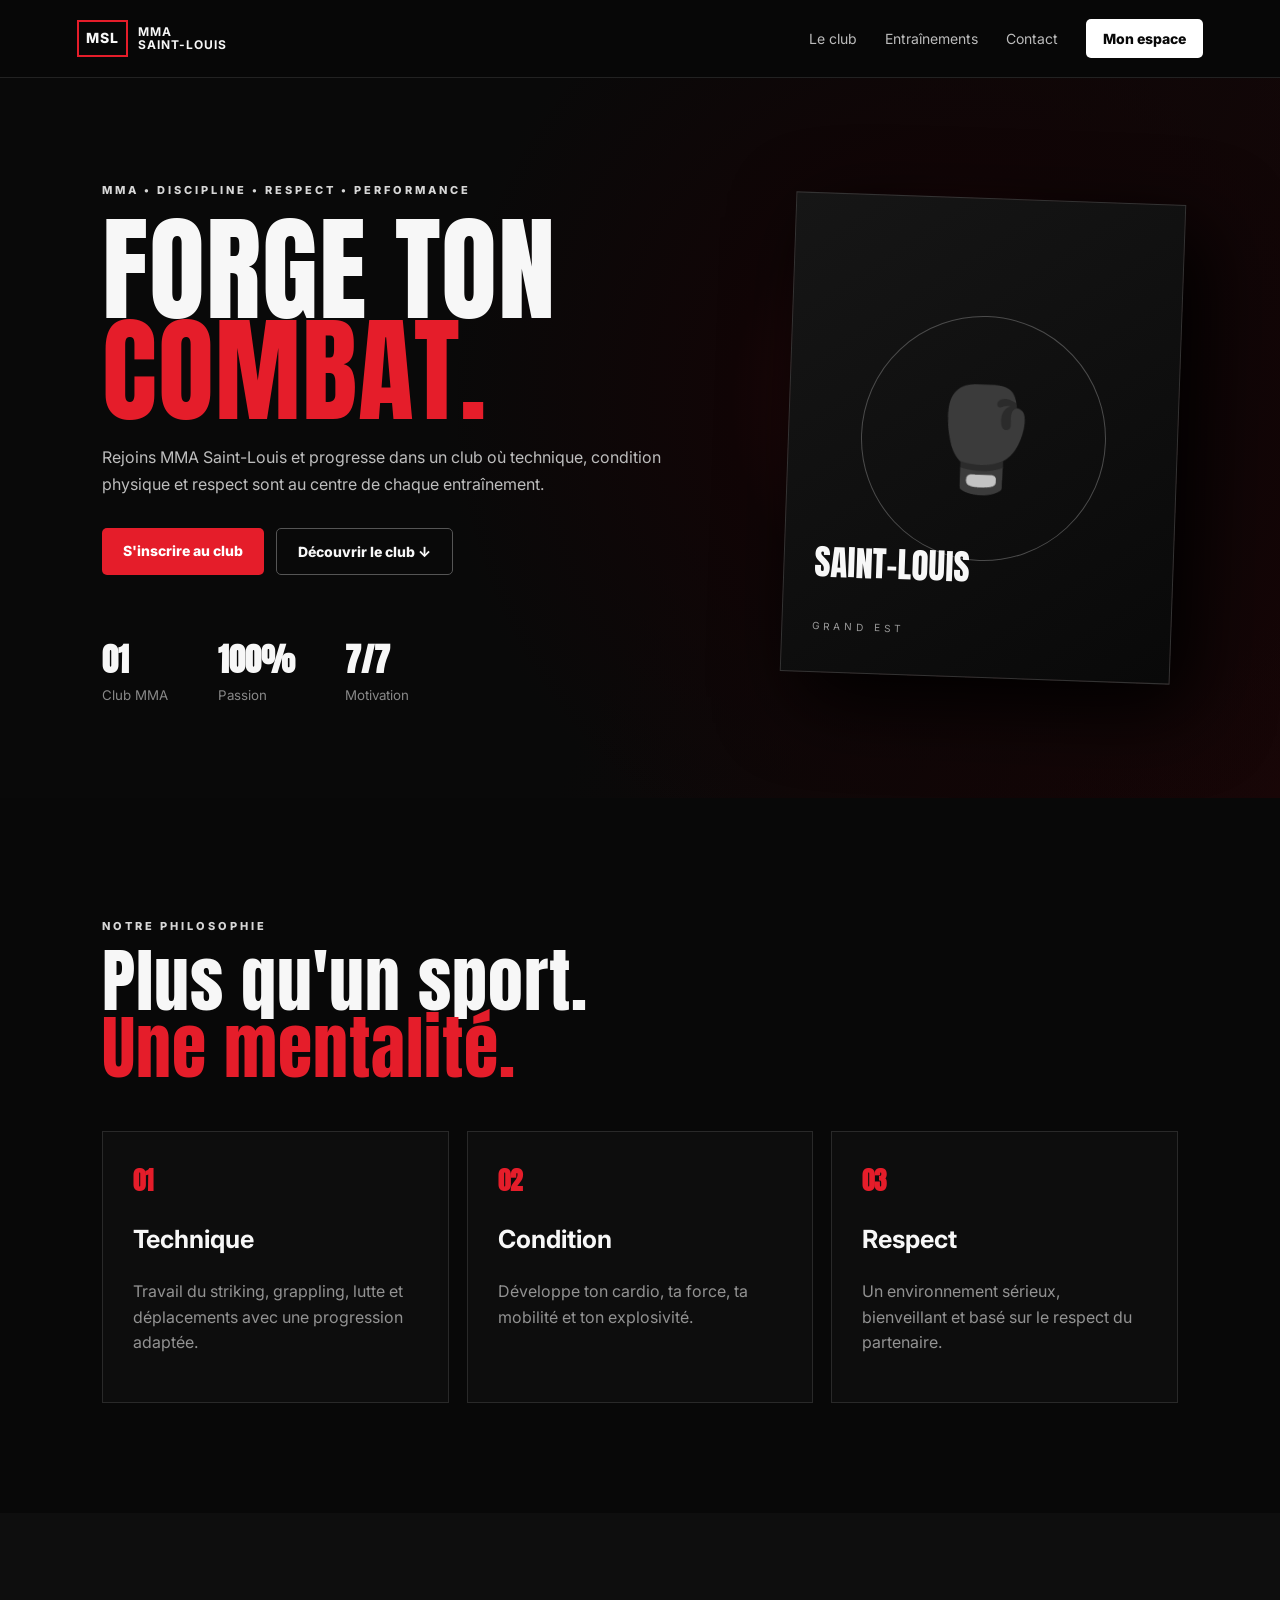
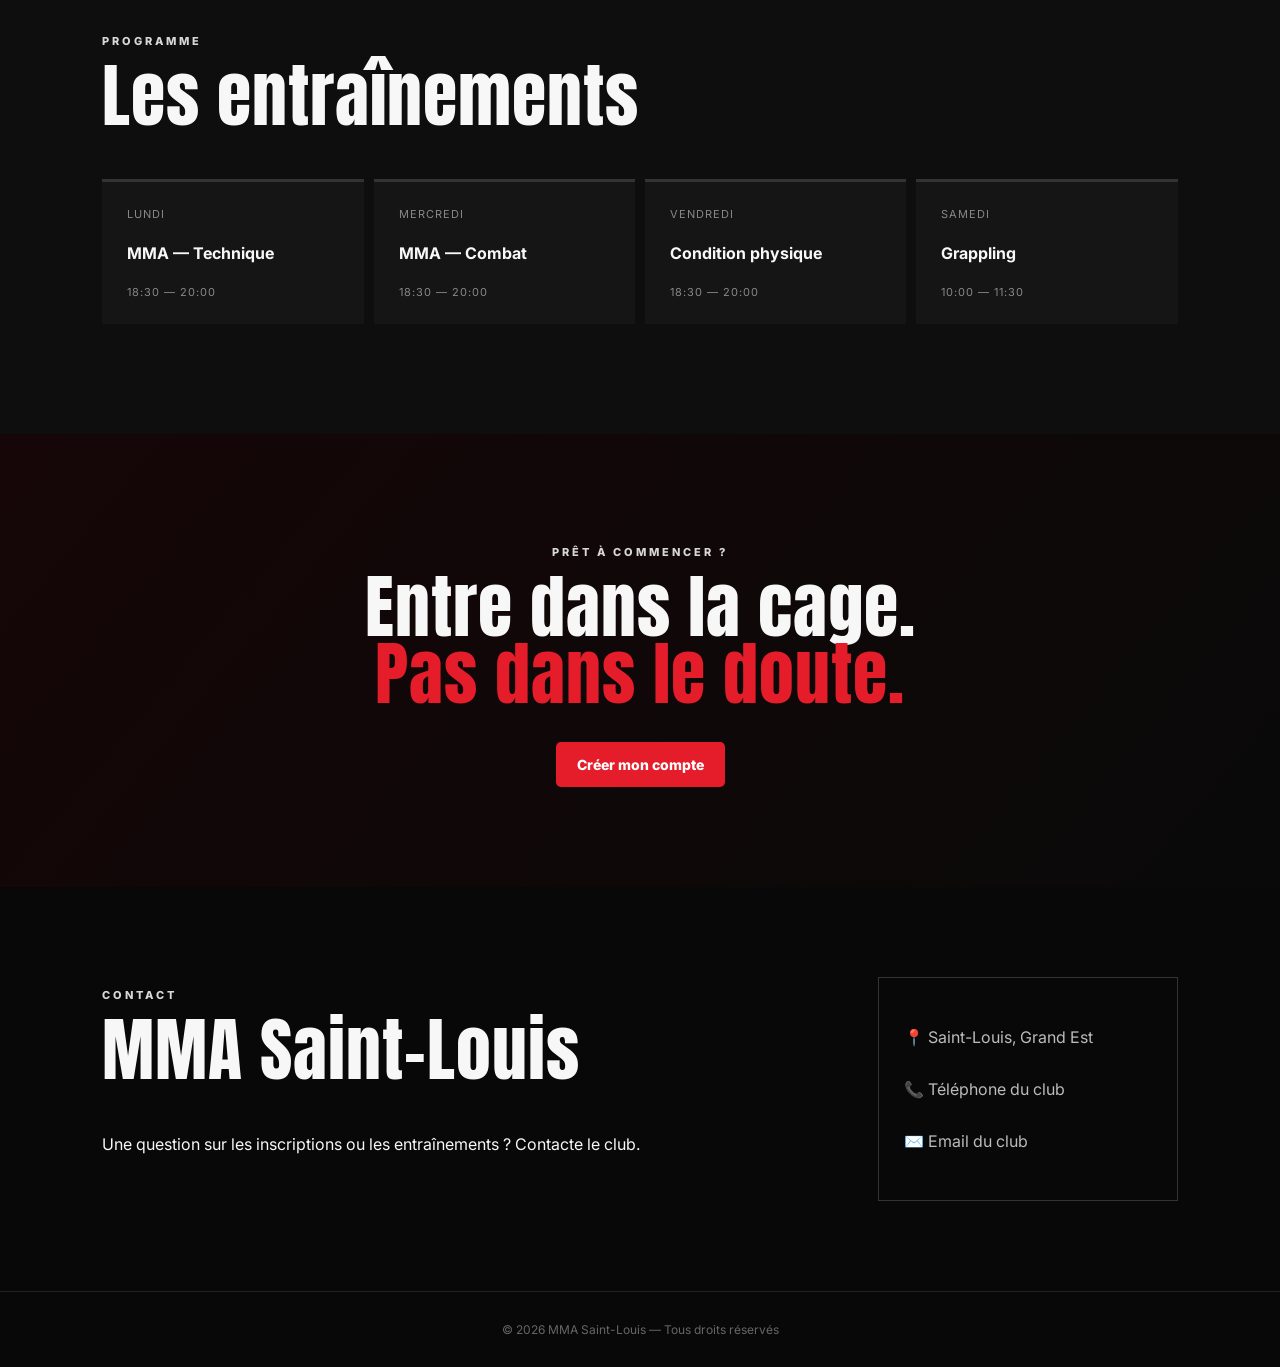
<file: index.html>
<!DOCTYPE html>
<html lang="fr">
<head>
<meta charset="UTF-8"><meta name="viewport" content="width=device-width,initial-scale=1">
<title>MMA Saint-Louis — Club MMA</title>
<link rel="stylesheet" href="style.css">
</head>
<body>
<header class="top">
  <a class="brand" href="index.html"><span>MSL</span><b>MMA<br>SAINT-LOUIS</b></a>
  <button class="menu" onclick="toggleMenu()">☰</button>
  <nav id="nav"><a href="#club">Le club</a><a href="#training">Entraînements</a><a href="#contact">Contact</a><a class="navbtn" href="auth.html">Mon espace</a></nav>
</header>
<main>
<section class="hero">
  <div class="hero-content">
    <p class="eyebrow">MMA • DISCIPLINE • RESPECT • PERFORMANCE</p>
    <h1>FORGE TON<br><em>COMBAT.</em></h1>
    <p class="lead">Rejoins MMA Saint-Louis et progresse dans un club où technique, condition physique et respect sont au centre de chaque entraînement.</p>
    <div class="actions"><a class="btn red" href="register.html">S'inscrire au club</a><a class="btn ghost" href="#club">Découvrir le club ↓</a></div>
    <div class="stats"><div><strong>01</strong><small>Club MMA</small></div><div><strong>100%</strong><small>Passion</small></div><div><strong>7/7</strong><small>Motivation</small></div></div>
  </div>
  <div class="fighter-card"><div class="circle">🥊</div><div class="fight-label">SAINT-LOUIS<br><span>GRAND EST</span></div></div>
</section>
<section id="club" class="section">
  <p class="eyebrow">NOTRE PHILOSOPHIE</p><h2>Plus qu'un sport.<br><span>Une mentalité.</span></h2>
  <div class="grid3"><article><b>01</b><h3>Technique</h3><p>Travail du striking, grappling, lutte et déplacements avec une progression adaptée.</p></article><article><b>02</b><h3>Condition</h3><p>Développe ton cardio, ta force, ta mobilité et ton explosivité.</p></article><article><b>03</b><h3>Respect</h3><p>Un environnement sérieux, bienveillant et basé sur le respect du partenaire.</p></article></div>
</section>
<section id="training" class="section dark"><p class="eyebrow">PROGRAMME</p><h2>Les entraînements</h2>
<div class="schedule"><div><span>LUNDI</span><b>MMA — Technique</b><small>18:30 — 20:00</small></div><div><span>MERCREDI</span><b>MMA — Combat</b><small>18:30 — 20:00</small></div><div><span>VENDREDI</span><b>Condition physique</b><small>18:30 — 20:00</small></div><div><span>SAMEDI</span><b>Grappling</b><small>10:00 — 11:30</small></div></div>
</section>
<section class="cta"><p class="eyebrow">PRÊT À COMMENCER ?</p><h2>Entre dans la cage.<br><span>Pas dans le doute.</span></h2><a class="btn red" href="register.html">Créer mon compte</a></section>
<section id="contact" class="contact"><div><p class="eyebrow">CONTACT</p><h2>MMA Saint-Louis</h2><p>Une question sur les inscriptions ou les entraînements ? Contacte le club.</p></div><div class="contactbox"><p>📍 Saint-Louis, Grand Est</p><p>📞 Téléphone du club</p><p>✉️ Email du club</p></div></section>
</main>
<footer>© 2026 MMA Saint-Louis — Tous droits réservés</footer>
<script src="app.js"></script>
</body></html>
</file>
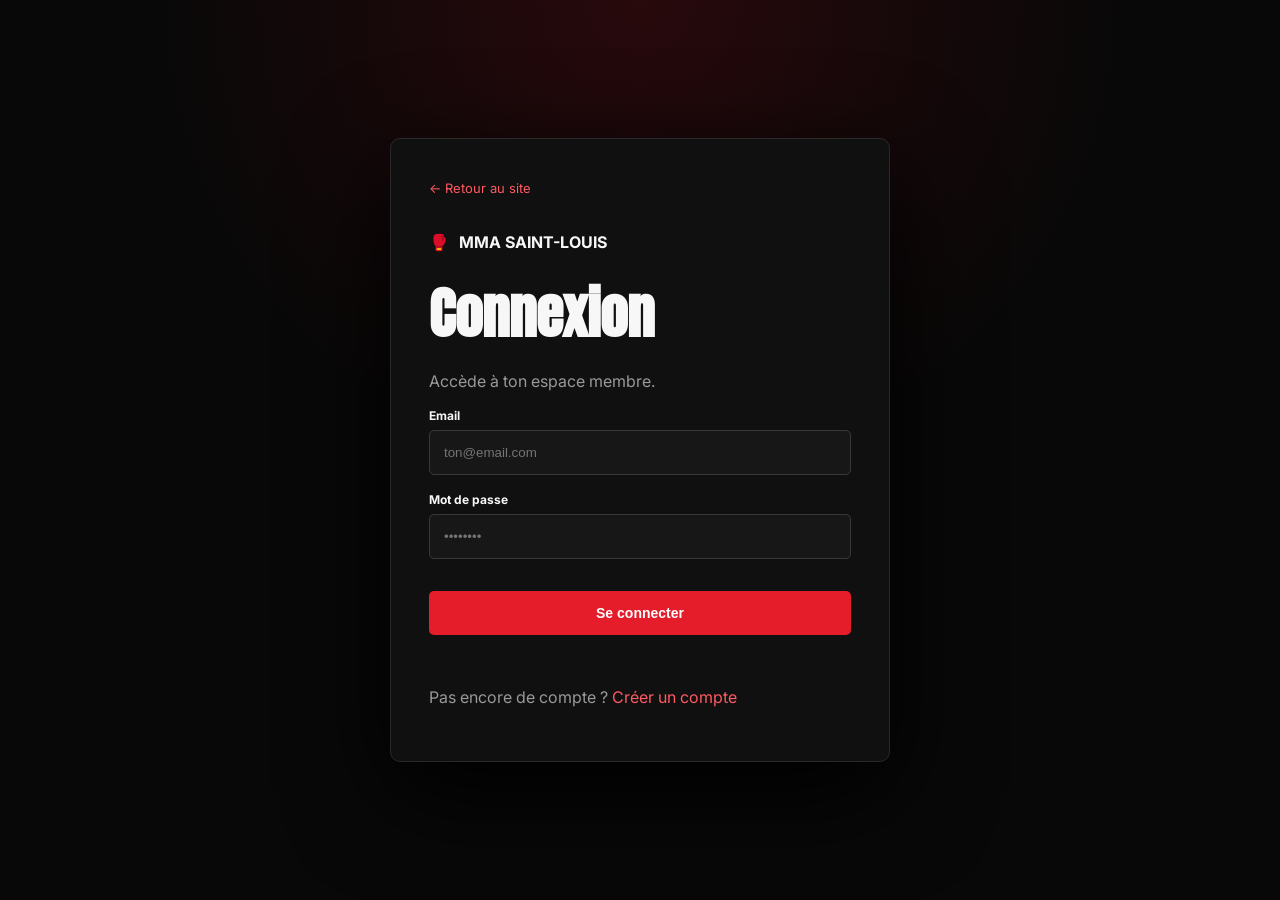
<file: auth.html>
<!DOCTYPE html><html lang="fr"><head><meta charset="UTF-8"><meta name="viewport" content="width=device-width,initial-scale=1"><title>Connexion — MMA Saint-Louis</title><link rel="stylesheet" href="style.css"></head><body class="authbody">
<div class="auth"><a class="back" href="index.html">← Retour au site</a><div class="authlogo">🥊 <b>MMA SAINT-LOUIS</b></div><h1>Connexion</h1><p>Accède à ton espace membre.</p>
<form id="loginForm"><label>Email<input id="email" type="email" required placeholder="ton@email.com"></label><label>Mot de passe<input id="password" type="password" required placeholder="••••••••"></label><button class="btn red" type="submit">Se connecter</button></form><p id="msg" class="msg"></p><p>Pas encore de compte ? <a href="register.html">Créer un compte</a></p></div><script src="app.js"></script></body></html>
</file>
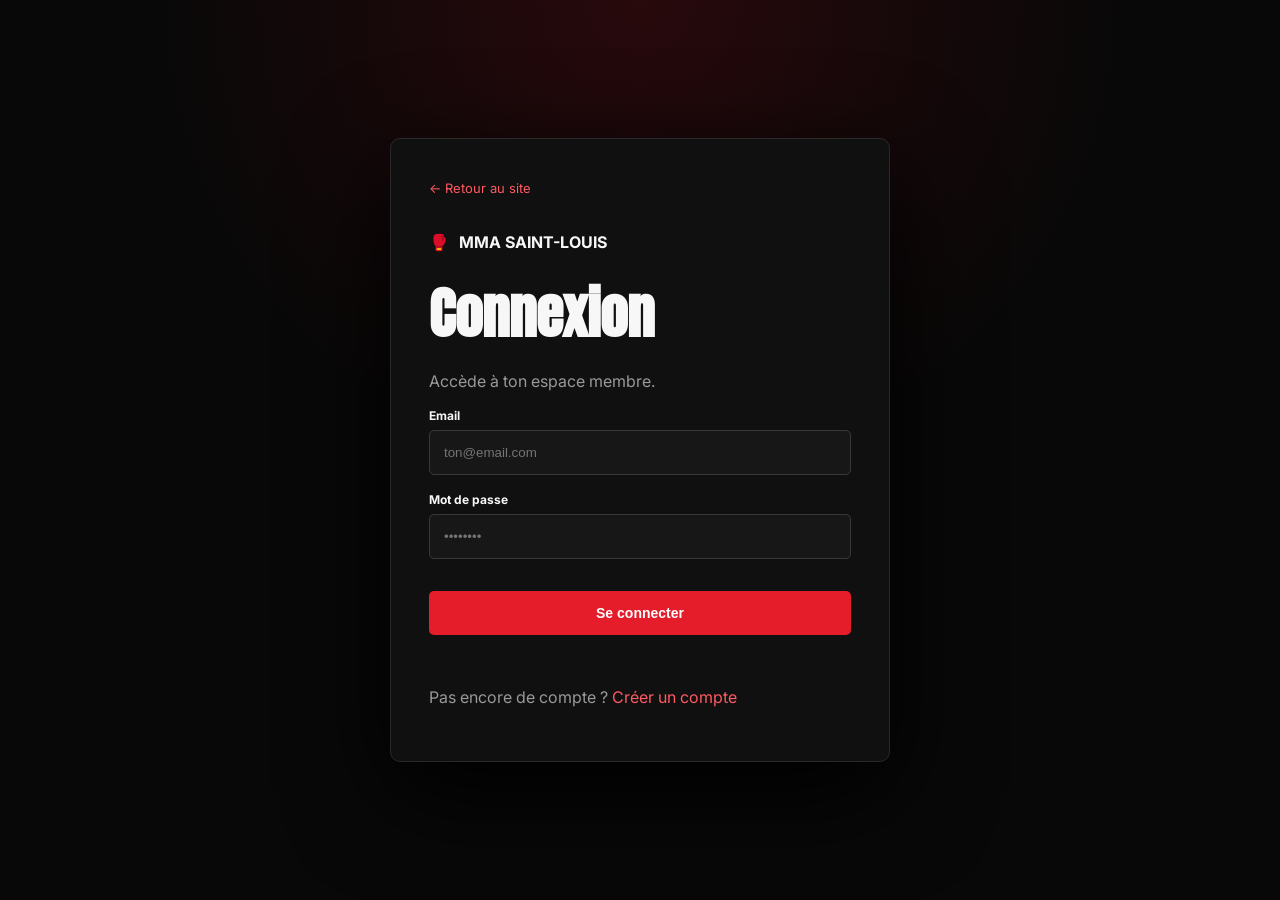
<file: dashboard.html>
<!DOCTYPE html><html lang="fr"><head><meta charset="UTF-8"><meta name="viewport" content="width=device-width,initial-scale=1"><title>Mon espace — MMA Saint-Louis</title><link rel="stylesheet" href="style.css"></head><body class="dashbody">
<header class="top"><a class="brand" href="index.html"><span>MSL</span><b>MMA<br>SAINT-LOUIS</b></a><button class="menu" onclick="toggleMenu()">☰</button><nav id="nav"><a href="index.html">Accueil</a><a href="index.html#training">Entraînements</a><button class="navlink" onclick="logout()">Déconnexion</button></nav></header>
<main class="dashboard"><div class="dashhead"><div><p class="eyebrow">ESPACE MEMBRE</p><h1>Bienvenue, <span id="hello">combattant</span> 👊</h1><p>Gère tes informations et ton dossier club.</p></div><div class="memberbadge">MEMBRE</div></div>
<div class="dashgrid"><section class="panel profilepanel"><h2>Mon profil</h2><img id="avatar" class="avatar" alt="Photo"><div id="info"></div></section>
<section class="panel"><h2>Mon dossier</h2><div class="doc"><span>📄</span><div><b>Certificat médical</b><small id="medical">Document enregistré</small></div><i>✓</i></div><div class="notice">🔒 Tes documents sont personnels. Dans la version en ligne, ils doivent être stockés dans un espace sécurisé avec des règles d'accès.</div></section>
<section class="panel widepanel"><h2>Prochains entraînements</h2><div class="miniSchedule"><div><b>LUN</b><span>MMA — Technique</span><small>18:30</small></div><div><b>MER</b><span>MMA — Combat</span><small>18:30</small></div><div><b>VEN</b><span>Condition physique</span><small>18:30</small></div></div></section></div></main><script src="app.js"></script></body></html>
</file>
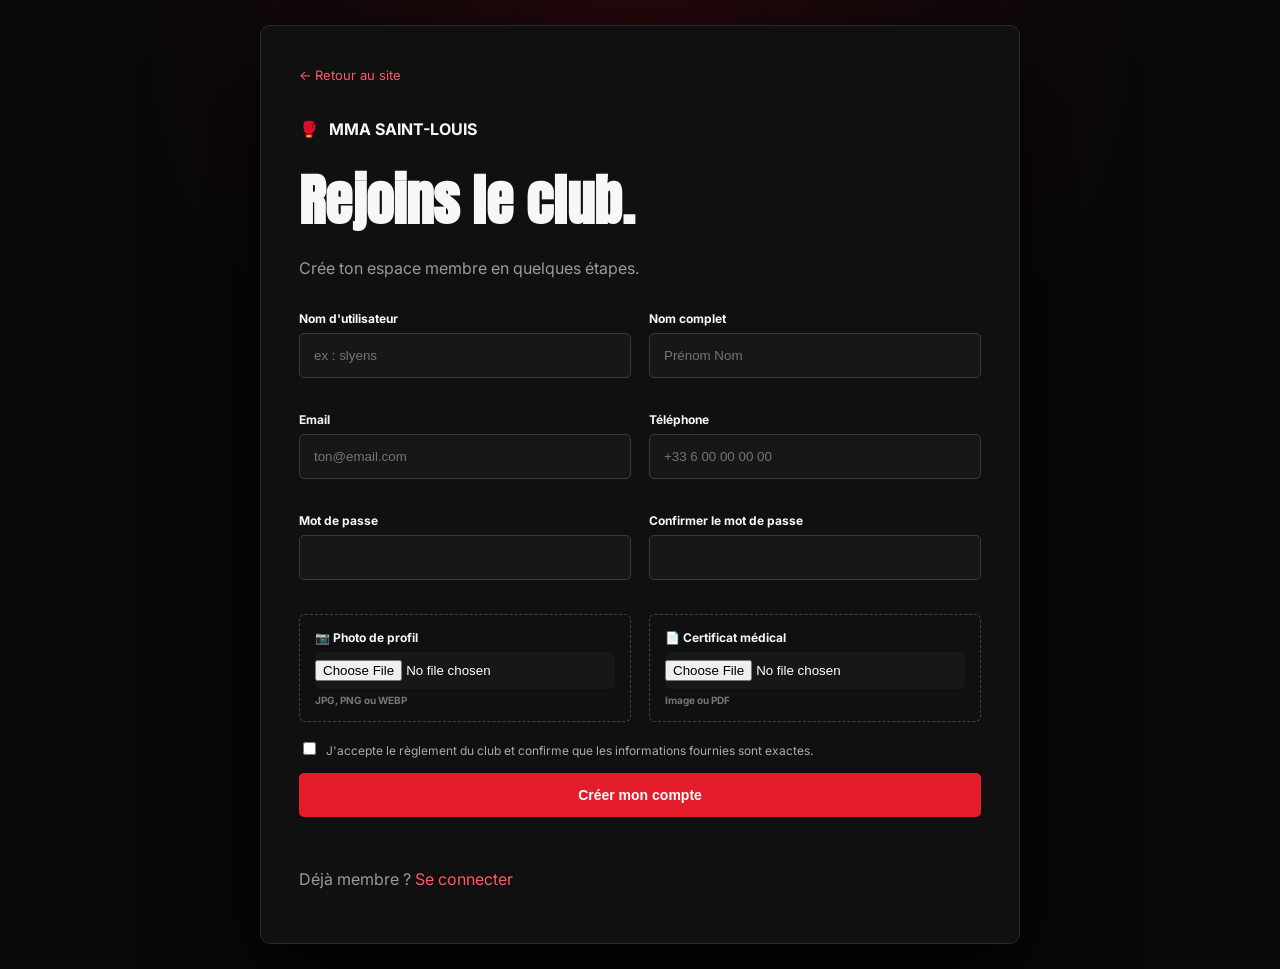
<file: register.html>
<!DOCTYPE html><html lang="fr"><head><meta charset="UTF-8"><meta name="viewport" content="width=device-width,initial-scale=1"><title>Inscription — MMA Saint-Louis</title><link rel="stylesheet" href="style.css"></head><body class="authbody">
<div class="auth wide"><a class="back" href="index.html">← Retour au site</a><div class="authlogo">🥊 <b>MMA SAINT-LOUIS</b></div><h1>Rejoins le club.</h1><p>Crée ton espace membre en quelques étapes.</p>
<form id="registerForm" class="formgrid">
<label>Nom d'utilisateur<input id="username" required placeholder="ex : slyens"></label>
<label>Nom complet<input id="name" required placeholder="Prénom Nom"></label>
<label>Email<input id="email" type="email" required placeholder="ton@email.com"></label>
<label>Téléphone<input id="phone" type="tel" required placeholder="+33 6 00 00 00 00"></label>
<label>Mot de passe<input id="password" type="password" minlength="8" required></label>
<label>Confirmer le mot de passe<input id="confirm" type="password" minlength="8" required></label>
<label class="file">📷 Photo de profil<input id="avatar" type="file" accept="image/*" required><small>JPG, PNG ou WEBP</small></label>
<label class="file">📄 Certificat médical<input id="medical" type="file" accept="image/*,.pdf" required><small>Image ou PDF</small></label>
<div class="check"><input id="terms" type="checkbox" required> J'accepte le règlement du club et confirme que les informations fournies sont exactes.</div>
<button class="btn red full" type="submit">Créer mon compte</button></form><p id="msg" class="msg"></p><p>Déjà membre ? <a href="auth.html">Se connecter</a></p></div><script src="app.js"></script></body></html>
</file>
<file: style.css>
@import url('https://fonts.googleapis.com/css2?family=Anton&family=Inter:wght@400;500;600;700;800&display=swap');
:root{--red:#e51d2a;--bg:#080808;--panel:#111;--line:#292929;--muted:#9b9b9b;--white:#f7f7f7}*{box-sizing:border-box}html{scroll-behavior:smooth}body{margin:0;background:var(--bg);color:var(--white);font-family:Inter,Arial,sans-serif}a{color:inherit;text-decoration:none}.top{height:78px;display:flex;align-items:center;justify-content:space-between;padding:0 6%;border-bottom:1px solid #222;background:#080808ee;position:sticky;top:0;z-index:5;backdrop-filter:blur(12px)}.brand{display:flex;align-items:center;gap:10px;font-size:12px;line-height:1.05;letter-spacing:1px}.brand span{font-weight:800;font-size:14px;border:2px solid var(--red);padding:9px 7px}.brand b{font-size:12px}.top nav{display:flex;gap:28px;align-items:center;color:#bbb;font-size:14px}.top nav a:hover{color:#fff}.navbtn{background:#fff;color:#080808!important;padding:11px 17px;border-radius:5px;font-weight:800}.menu{display:none;background:none;border:0;color:white;font-size:26px}.hero{min-height:720px;padding:90px 8%;display:flex;align-items:center;justify-content:space-between;gap:40px;background:radial-gradient(circle at 75% 45%,#3a0b0e 0,#110506 22%,transparent 50%),linear-gradient(115deg,#090909 55%,#190607);overflow:hidden}.hero-content{max-width:690px}.eyebrow{font-size:11px;letter-spacing:3px;color:#d7d7d7;font-weight:800}.hero h1,h2{font-family:Anton,Impact,sans-serif;letter-spacing:1px;font-weight:400}.hero h1{font-size:clamp(68px,9vw,125px);line-height:.88;margin:22px 0}.hero h1 em{font-style:normal;color:var(--red)}.lead{max-width:600px;color:#bdbdbd;line-height:1.7;font-size:16px}.actions{display:flex;gap:12px;margin-top:30px}.btn{display:inline-block;border:0;border-radius:5px;padding:14px 21px;font-weight:800;cursor:pointer;text-align:center;font-size:14px}.red{background:var(--red);color:#fff}.ghost{border:1px solid #555;background:transparent}.stats{display:flex;gap:50px;margin-top:60px}.stats strong{display:block;font-family:Anton;font-size:32px}.stats small{color:#888}.fighter-card{width:390px;height:480px;border:1px solid #333;background:linear-gradient(145deg,#161616,#090909);display:flex;align-items:center;justify-content:center;position:relative;transform:rotate(2deg);box-shadow:20px 25px 80px #000}.circle{width:245px;height:245px;border:1px solid #4b4b4b;border-radius:50%;display:grid;place-items:center;font-size:100px;filter:grayscale(1)}.fight-label{position:absolute;bottom:30px;left:30px;font-family:Anton;font-size:35px}.fight-label span{font-family:Inter;font-size:10px;letter-spacing:4px;color:#999}.section{padding:110px 8%}.section h2,.cta h2,.contact h2{font-size:70px;line-height:.95;margin:15px 0 50px}.section h2 span,.cta h2 span{color:var(--red)}.grid3{display:grid;grid-template-columns:repeat(3,1fr);gap:18px}.grid3 article{border:1px solid var(--line);padding:30px;min-height:240px;background:#0d0d0d}.grid3 b{color:var(--red);font-family:Anton;font-size:25px}.grid3 h3{font-size:25px}.grid3 p{color:#929292;line-height:1.6}.dark{background:#0e0e0e}.schedule{display:grid;grid-template-columns:repeat(4,1fr);gap:10px}.schedule div{padding:25px;background:#151515;border-top:3px solid #333}.schedule span,.schedule small{display:block;color:#888;font-size:11px;letter-spacing:1px}.schedule b{display:block;margin:22px 0;font-size:16px}.cta{padding:100px 8%;text-align:center;background:linear-gradient(130deg,#160607,#090909)}.cta h2{margin:15px 0 35px}.contact{padding:90px 8%;display:flex;justify-content:space-between;gap:50px}.contactbox{border:1px solid #333;padding:25px;min-width:300px;color:#bbb}.contactbox p{padding:8px 0}footer{text-align:center;padding:30px;border-top:1px solid #222;color:#666;font-size:12px}.authbody{min-height:100vh;display:grid;place-items:center;background:radial-gradient(circle at top,#28090c,#080808 45%);padding:25px}.auth{width:min(500px,100%);background:#101010;border:1px solid #292929;padding:38px;border-radius:10px;box-shadow:0 30px 100px #000}.auth.wide{width:min(760px,100%)}.back{color:#888;font-size:13px}.authlogo{margin:35px 0 20px;display:flex;gap:10px;align-items:center}.auth h1{font-family:Anton;font-size:55px;margin:10px 0}.auth>p{color:#999}.auth label{display:block;font-size:12px;font-weight:700;margin:17px 0}.auth input:not([type=checkbox]){width:100%;margin-top:7px;padding:14px;background:#171717;border:1px solid #393939;color:#fff;border-radius:5px;outline:none}.auth input:focus{border-color:var(--red)}.formgrid{display:grid;grid-template-columns:1fr 1fr;gap:0 18px}.formgrid .full,.formgrid .check{grid-column:1/-1}.file{border:1px dashed #444;padding:15px;border-radius:6px}.file input{border:0!important;padding:8px 0!important}.file small{display:block;color:#777;margin-top:5px}.check{font-size:12px!important;color:#aaa}.check input{width:auto;margin-right:7px}.auth .btn{width:100%;margin-top:15px}.msg{color:#f15d65!important;min-height:20px}.auth a{color:#ff5962}.dashbody{min-height:100vh;background:#0a0a0a}.dashboard{padding:70px 7%;max-width:1200px;margin:auto}.dashhead{display:flex;justify-content:space-between;align-items:center;margin-bottom:40px}.dashhead h1{font-family:Anton;font-size:52px;font-weight:400;margin:10px 0}.dashhead h1 span{color:var(--red)}.dashhead p:not(.eyebrow){color:#888}.memberbadge{border:1px solid var(--red);padding:10px 15px;color:#ff6b72;font-size:11px;font-weight:800}.dashgrid{display:grid;grid-template-columns:1fr 1fr;gap:18px}.panel{background:#111;border:1px solid #282828;padding:28px;border-radius:7px}.panel h2{font-family:Inter;font-size:20px;font-weight:800}.widepanel{grid-column:1/-1}.avatar{width:110px;height:110px;border-radius:50%;object-fit:cover;border:3px solid var(--red);margin:10px 0 20px}.profilepanel p{padding:11px 0;border-bottom:1px solid #252525;color:#aaa}.profilepanel strong{color:#fff}.doc{display:flex;align-items:center;gap:15px;padding:18px;background:#181818;border-radius:6px}.doc>span{font-size:28px}.doc small{display:block;color:#777;margin-top:5px}.doc i{margin-left:auto;color:#45cf79;font-style:normal;font-size:20px}.notice{margin-top:18px;color:#888;font-size:12px;line-height:1.5}.miniSchedule{display:grid;grid-template-columns:repeat(3,1fr);gap:10px}.miniSchedule div{background:#181818;padding:18px}.miniSchedule b{display:block;color:var(--red);font-family:Anton;font-size:22px}.miniSchedule span{display:block;margin:10px 0;font-weight:700}.miniSchedule small{color:#888}.navlink{background:none;border:0;color:#bbb;cursor:pointer;font:inherit}
@media(max-width:800px){.top{padding:0 5%}.menu{display:block}.top nav{display:none;position:absolute;top:78px;left:0;right:0;background:#101010;padding:20px;flex-direction:column;align-items:stretch}.top nav.open{display:flex}.hero{padding:70px 7%;min-height:auto}.fighter-card{display:none}.hero h1{font-size:70px}.grid3,.schedule{grid-template-columns:1fr}.section h2,.cta h2{font-size:52px}.contact{display:block}.contactbox{margin-top:30px}.formgrid,.dashgrid{grid-template-columns:1fr}.widepanel{grid-column:auto}.miniSchedule{grid-template-columns:1fr}.dashhead{display:block}.memberbadge{display:inline-block;margin-top:15px}.stats{gap:25px}}
</file>
